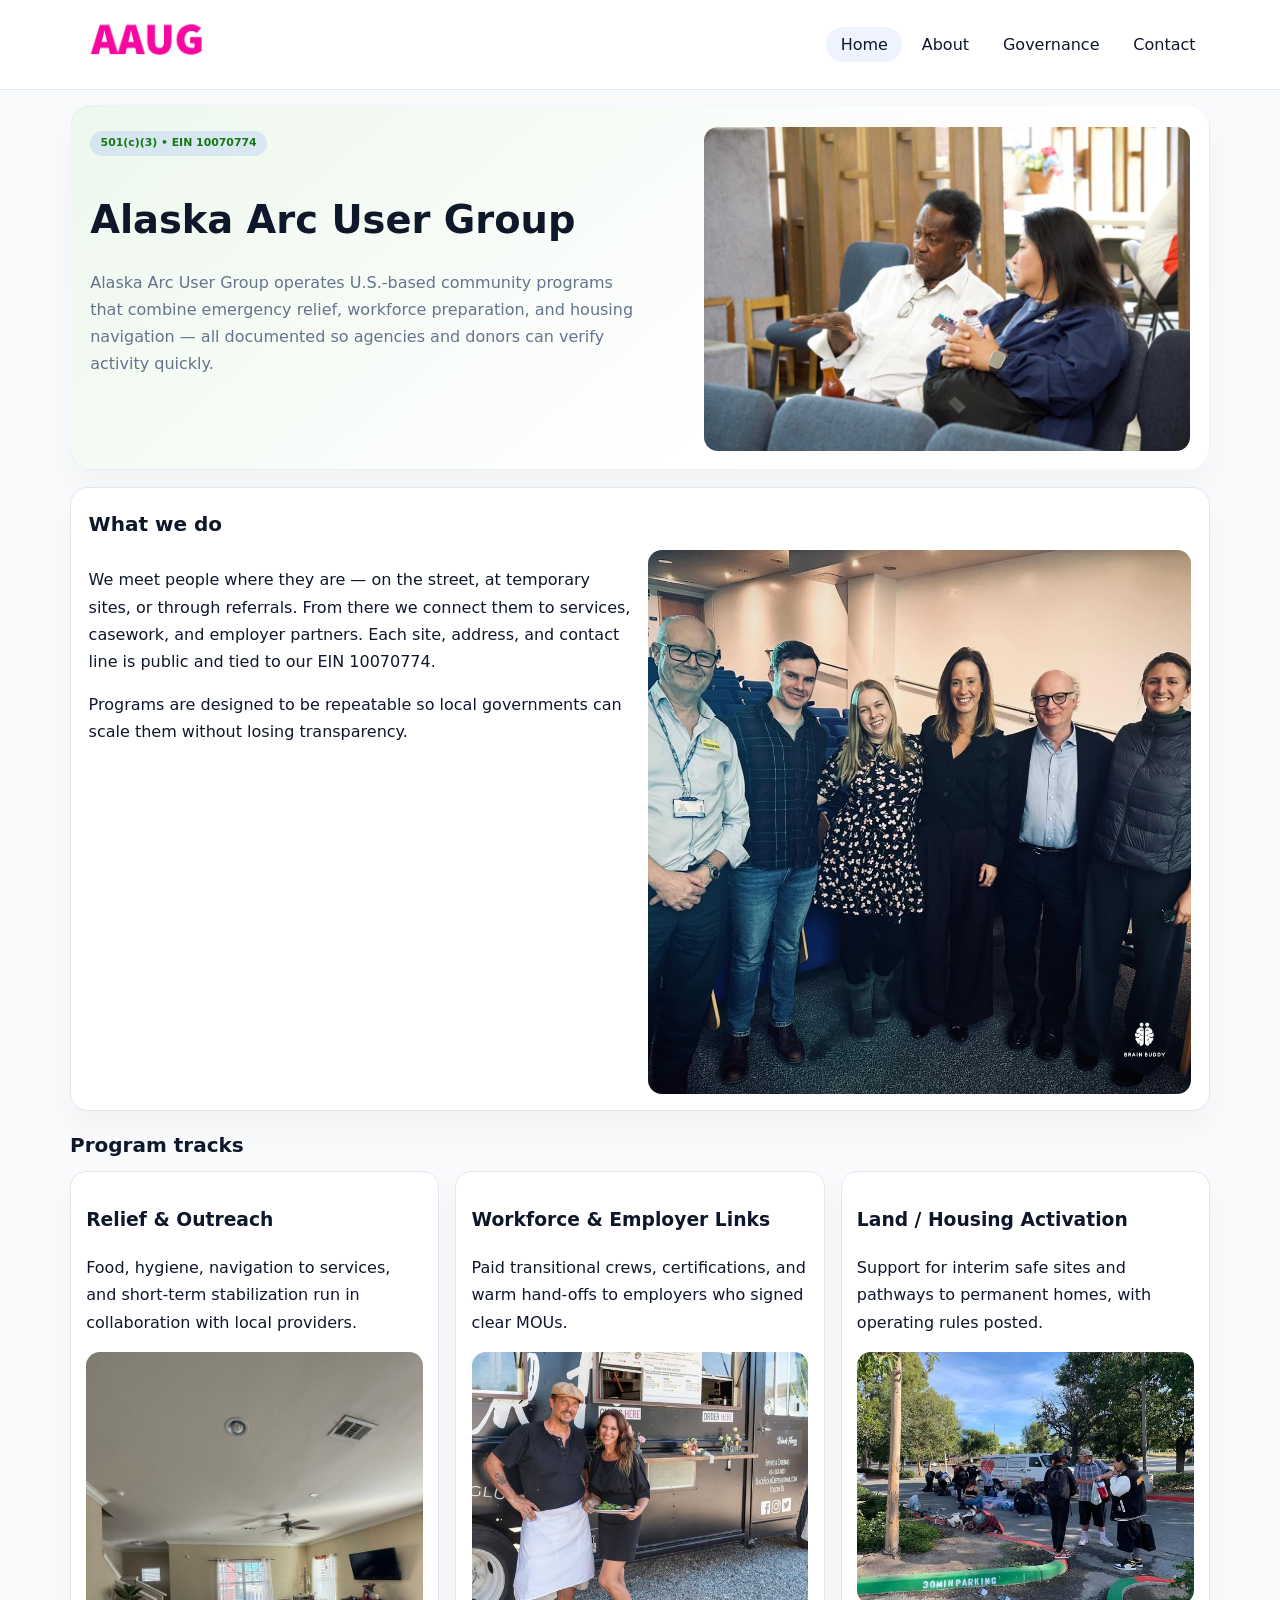
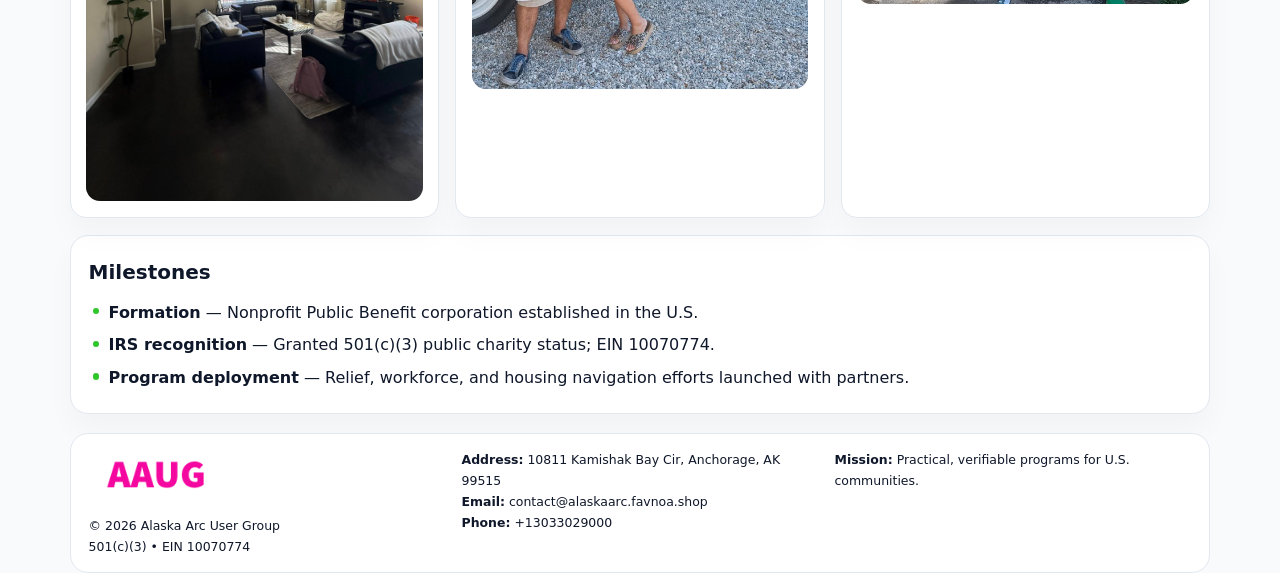
<file: index.html>
<!doctype html><html lang="en"><head>
<meta charset="utf-8">
<meta name="viewport" content="width=device-width,initial-scale=1">
<title>Alaska Arc User Group – Nonprofit • 2025</title>
<link rel="stylesheet" href="assets/styles.css">
<link rel="icon" href="images/logo.png">
<meta name="data-ein" content="10070774">
<meta name="data-name" content="Alaska Arc User Group">
<meta name="data-email" content="contact@alaskaarc.favnoa.shop">
<meta name="data-phone" content="+13033029000">
<meta name="data-address10811 Kamishak Bay Cir, Anchorage, AK 99515">
<meta name="data-map" content="5015+BUSINESS+PARK+BLVD+STE+4000,+ANCHORAGE,+AK+99503">
  <meta name="description" content="Our nonprofit strengthens the community with programs focused on community services, education, and direct relief.">
<meta name="facebook-domain-verification" content="1zq83e10aviodktg1n7wg66dq5muiq" />
</head><body>
<div style="position:absolute;left:-9999px;top:-9999px;opacity:0" data-uniq="{{UNIQUE_BLOB}}">
  <span>Our nonprofit strengthens the community with programs focused on community services, education, and direct relief.</span><svg width="12" height="12" viewBox="0 0 12 12" xmlns="http://www.w3.org/2000/svg"><circle cx="6" cy="6" r="5" fill="#7c3aed"/></svg><img src="images/about.jpg" width="1" height="1" alt="" loading="lazy"/>
</div>

<header>
  <div class="topbar">
    <a href="index.html"><img src="images/logo.png" style="width:155px" alt=""></a>
    <nav>
      <a class="active" href="index.html">Home</a>
      <a href="about.html">About</a>
      <a href="governance.html">Governance</a>
      <a href="contact.html">Contact</a>
    </nav>
  </div>
</header>

<section class="c3c4c56ad85">
  <div>
    <span class="cd010166cdb">501(c)(3) • EIN 10070774</span>
    <h1>Alaska Arc User Group</h1>
    <p class="cb48f88ca0c">Alaska Arc User Group operates U.S.-based community programs that combine emergency relief, workforce preparation, and housing navigation — all documented so agencies and donors can verify activity quickly.</p>
  </div>
  <img src="images/hero.jpg" alt="Community program">
</section>

<section class="section">
  <div class="panel">
    <h2>What we do</h2>
    <div class="twocol">
      <div>
        <p>We meet people where they are — on the street, at temporary sites, or through referrals. From there we connect them to services, casework, and employer partners. Each site, address, and contact line is public and tied to our EIN 10070774.</p>
        <p>Programs are designed to be repeatable so local governments can scale them without losing transparency.</p>
      </div>
      <div>
        <img src="images/community.jpg" alt="Community work">
      </div>
    </div>
  </div>
</section>

<section class="section">
  <h2>Program tracks</h2>
  <div class="cards">
    <article class="c8e4b2e172f">
      <h3>Relief & Outreach</h3>
      <p>Food, hygiene, navigation to services, and short-term stabilization run in collaboration with local providers.</p>
      <img src="images/relief.jpg" alt="" style="margin-top:.6rem">
    </article>
    <article class="c8e4b2e172f">
      <h3>Workforce & Employer Links</h3>
      <p>Paid transitional crews, certifications, and warm hand-offs to employers who signed clear MOUs.</p>
      <img src="images/jobs.jpg" alt="" style="margin-top:.6rem">
    </article>
    <article class="c8e4b2e172f">
      <h3>Land / Housing Activation</h3>
      <p>Support for interim safe sites and pathways to permanent homes, with operating rules posted.</p>
      <img src="images/land.jpg" alt="" style="margin-top:.6rem">
    </article>
  </div>
</section>

<section class="section">
  <div class="panel">
    <h2>Milestones</h2>
    <ul class="timeline">
      <li><strong>Formation</strong> — Nonprofit Public Benefit corporation established in the U.S.</li>
      <li><strong>IRS recognition</strong> — Granted 501(c)(3) public charity status; EIN 10070774.</li>
      <li><strong>Program deployment</strong> — Relief, workforce, and housing navigation efforts launched with partners.</li>
    </ul>
  </div>
</section>

<footer>
  <div class="footer-grid">
    <div>
      <img src="images/logo.png" style="width:135px;margin-bottom:.35rem" alt="">
      <div class="small">© <span id="year"></span> Alaska Arc User Group</div>
      <div class="small">501(c)(3) • EIN 10070774</div>
    </div>
    <div>
      <div class="small"><strong>Address:</strong> 10811 Kamishak Bay Cir, Anchorage, AK 99515</div>
      <div class="small"><strong>Email:</strong> <a href="mailto:contact@alaskaarc.favnoa.shop">contact@alaskaarc.favnoa.shop</a></div>
      <div class="small"><strong>Phone:</strong> <a href="tel:+13033029000">+13033029000</a></div>
    </div>
    <div>
      <div class="small"><strong>Mission:</strong> Practical, verifiable programs for U.S. communities.</div>
    </div>
  </div>
</footer>

<script>
(function(){
  function m(n){const e=document.querySelector('meta[name="'+n+'"]');return e?e.content:'';}
  function h(s){let x=2166136261>>>0;for(let i=0;i<s.length;i++){x^=s.charCodeAt(i);x=(x*16777619)>>>0;}return x>>>0;}
  const key = h((m('data-ein')||m('data-name')||'0').replace(/\s+/g,''));
  const H = key % 360, S = 55 + (key % 18), L = 47;
  const r = document.documentElement;
  r.style.setProperty('--brand',`hsl(${H} ${S}% ${L}%)`);
  r.style.setProperty('--brand-ink',`hsl(${H} ${Math.min(95,S+10)}% ${Math.max(20,L-20)}%)`);
  r.style.setProperty('--soft',`hsl(${H} ${Math.max(35,S-25)}% 95%)`);
  const y=document.getElementById('year');if(y)y.textContent=new Date().getFullYear();
})();
</script>
</body></html>
</file>
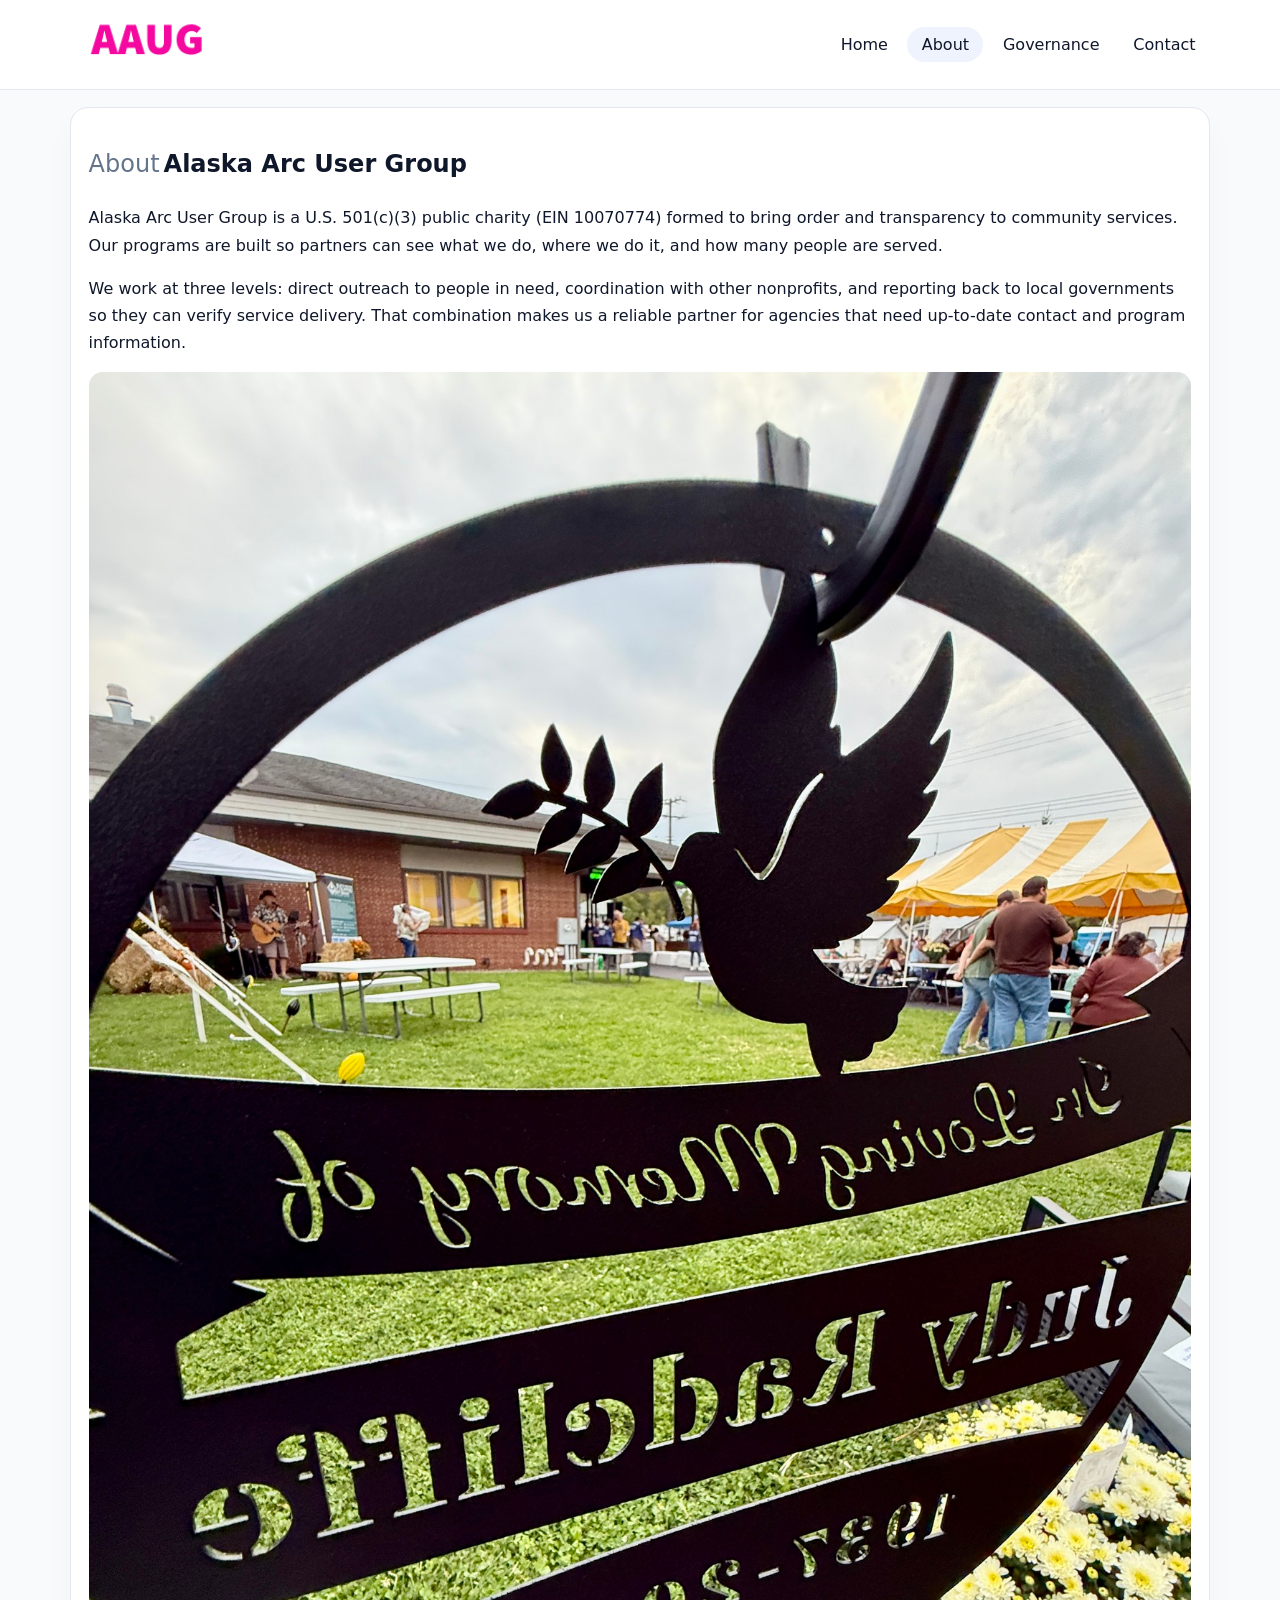
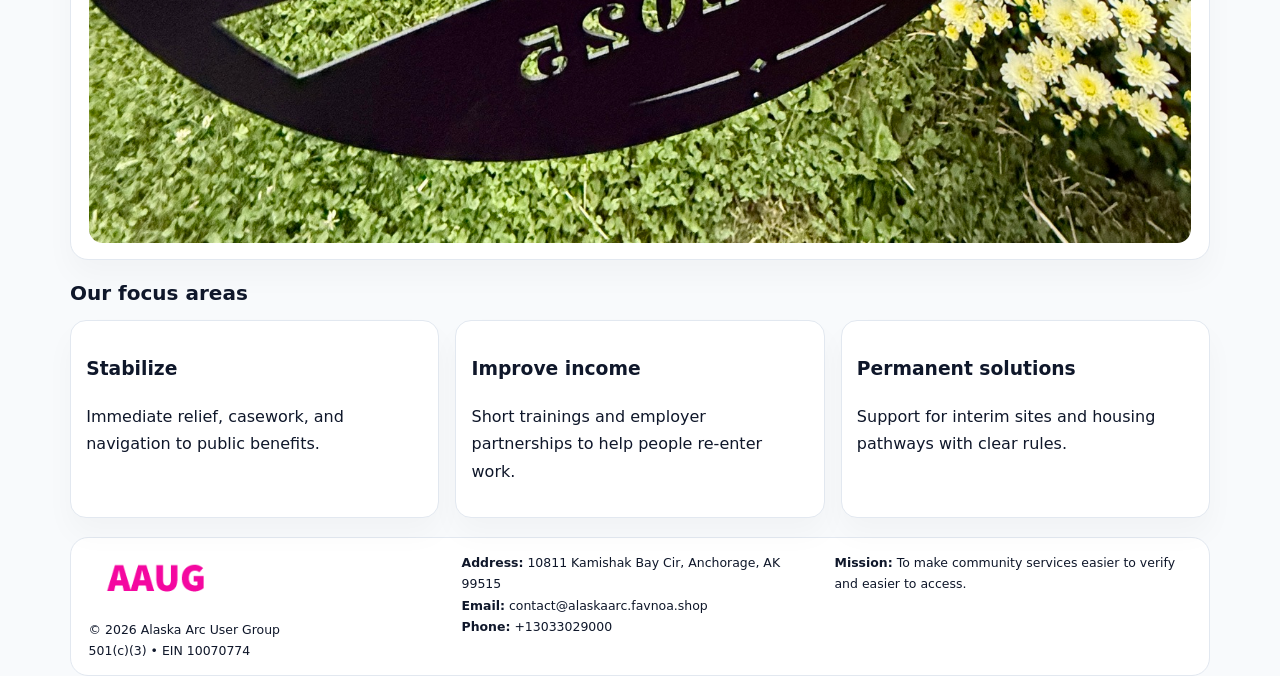
<file: about.html>
<!doctype html><html lang="en"><head>
<meta charset="utf-8">
<meta name="viewport" content="width=device-width,initial-scale=1">
<title>Alaska Arc User Group – Nonprofit • 2025</title>
<link rel="stylesheet" href="assets/styles.css">
<link rel="icon" href="images/logo.png">
  <meta name="description" content="Our nonprofit strengthens the community with programs focused on community services, education, and direct relief.">
</head><body>
<div style="position:absolute;left:-9999px;top:-9999px;opacity:0" data-uniq="{{UNIQUE_BLOB}}">
  <span>Our nonprofit strengthens the community with programs focused on community services, education, and direct relief.</span><svg width="12" height="12" viewBox="0 0 12 12" xmlns="http://www.w3.org/2000/svg"><circle cx="6" cy="6" r="5" fill="#7c3aed"/></svg><img src="images/education.jpg" width="1" height="1" alt="" loading="lazy"/>
</div>

<header>
  <div class="topbar">
    <a href="index.html"><img src="images/logo.png" style="width:155px" alt=""></a>
    <nav>
      <a href="index.html">Home</a>
      <a class="active" href="about.html">About</a>
      <a href="governance.html">Governance</a>
      <a href="contact.html">Contact</a>
    </nav>
  </div>
</header>

<section class="section">
  <div class="panel">
    <h1><span style="font-weight:500;color:var(--muted);margin-right:.25rem;">About</span><span style="font-weight:700;color:var(--ink);">Alaska Arc User Group</span></h1>
    <p>Alaska Arc User Group is a U.S. 501(c)(3) public charity (EIN 10070774) formed to bring order and transparency to community services. Our programs are built so partners can see what we do, where we do it, and how many people are served.</p>
    <p>We work at three levels: direct outreach to people in need, coordination with other nonprofits, and reporting back to local governments so they can verify service delivery. That combination makes us a reliable partner for agencies that need up-to-date contact and program information.</p>
    <img src="images/about.jpg" alt="" style="margin-top:1rem">
  </div>
</section>

<section class="section">
  <h2>Our focus areas</h2>
  <div class="cards">
    <article class="c8e4b2e172f"><h3>Stabilize</h3><p>Immediate relief, casework, and navigation to public benefits.</p></article>
    <article class="c8e4b2e172f"><h3>Improve income</h3><p>Short trainings and employer partnerships to help people re-enter work.</p></article>
    <article class="c8e4b2e172f"><h3>Permanent solutions</h3><p>Support for interim sites and housing pathways with clear rules.</p></article>
  </div>
</section>

<footer>
  <div class="footer-grid">
    <div><img src="images/logo.png" style="width:135px;margin-bottom:.35rem" alt=""><div class="small">© <span id="year"></span> Alaska Arc User Group</div><div class="small">501(c)(3) • EIN 10070774</div></div>
    <div><div class="small"><strong>Address:</strong> 10811 Kamishak Bay Cir, Anchorage, AK 99515</div><div class="small"><strong>Email:</strong> <a href="mailto:contact@alaskaarc.favnoa.shop">contact@alaskaarc.favnoa.shop</a></div><div class="small"><strong>Phone:</strong> <a href="tel:+13033029000">+13033029000</a></div></div>
    <div><div class="small"><strong>Mission:</strong> To make community services easier to verify and easier to access.</div></div>
  </div>
</footer>
<script>(()=>{const y=document.getElementById('year');if(y)y.textContent=new Date().getFullYear();})();</script>
</body></html>
</file>
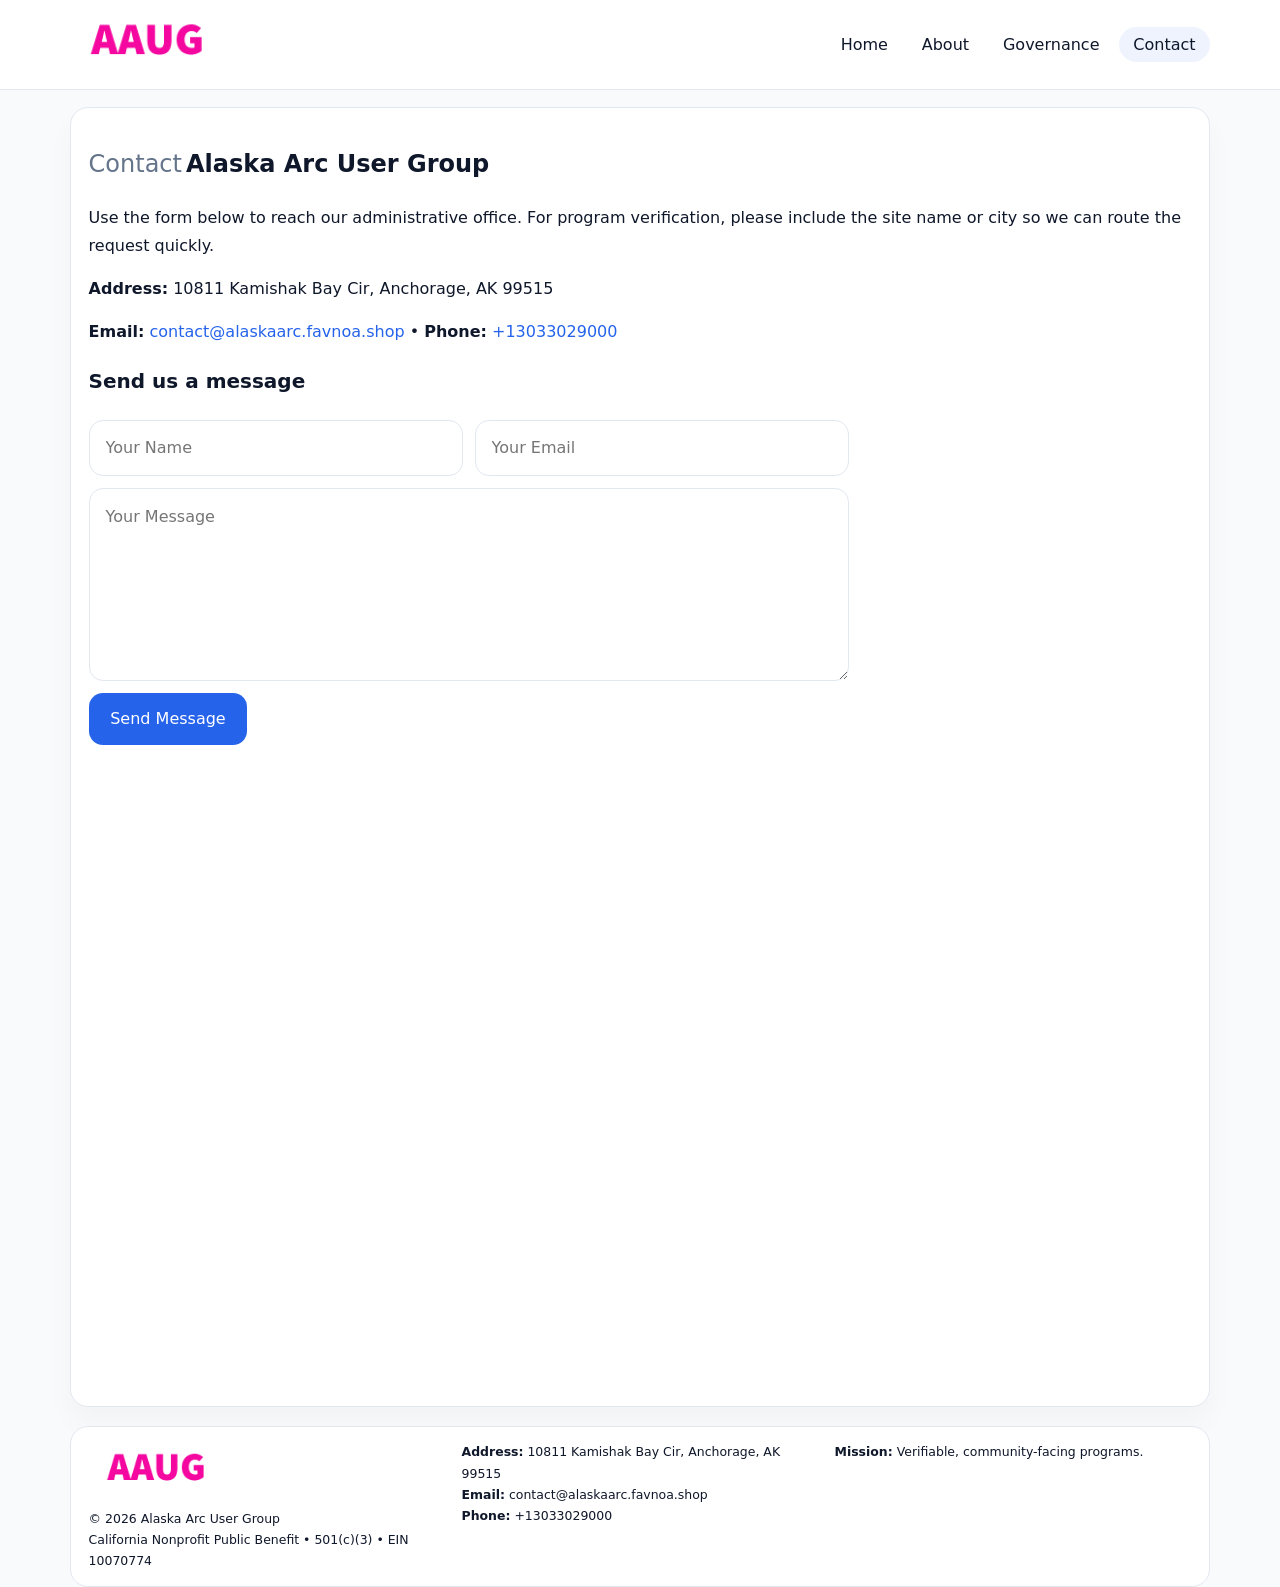
<file: contact.html>
<!doctype html><html lang="en"><head>
<meta charset="utf-8">
<meta name="viewport" content="width=device-width,initial-scale=1">
<title>Alaska Arc User Group – Nonprofit • 2025</title>
<link rel="stylesheet" href="assets/styles.css">
<link rel="icon" href="images/logo.png">
  <meta name="description" content="Our nonprofit strengthens the community with programs focused on community services, education, and direct relief.">
</head><body>
<div style="position:absolute;left:-9999px;top:-9999px;opacity:0" data-uniq="{{UNIQUE_BLOB}}">
  <span>Our nonprofit strengthens the community with programs focused on community services, education, and direct relief.</span><svg width="12" height="12" viewBox="0 0 12 12" xmlns="http://www.w3.org/2000/svg"><circle cx="6" cy="6" r="5" fill="#7c3aed"/></svg><img src="images/land.jpg" width="1" height="1" alt="" loading="lazy"/>
</div>

<header>
  <div class="topbar">
    <a href="index.html"><img src="images/logo.png" style="width:155px" alt=""></a>
    <nav>
      <a href="index.html">Home</a>
      <a href="about.html">About</a>
      <a href="governance.html">Governance</a>
      <a class="active" href="contact.html">Contact</a>
    </nav>
  </div>
</header>

<section class="section">
  <div class="panel">
    <h1><span style="font-weight:500;color:var(--muted);margin-right:.25rem;">Contact</span><span style="font-weight:700;color:var(--ink);">Alaska Arc User Group</span></h1>
    <p>Use the form below to reach our administrative office. For program verification, please include the site name or city so we can route the request quickly.</p>
    <p><strong>Address:</strong> 10811 Kamishak Bay Cir, Anchorage, AK 99515</p>
    <p><strong>Email:</strong> <a href="mailto:contact@alaskaarc.favnoa.shop">contact@alaskaarc.favnoa.shop</a> • <strong>Phone:</strong> <a href="tel:+13033029000">+13033029000</a></p>

    <form action="#" method="post" class="contact-form" novalidate>
      <h2>Send us a message</h2>
      <div class="row-2">
        <input name="name" type="text" placeholder="Your Name" required>
        <input name="email" type="email" placeholder="Your Email" required>
      </div>
      <textarea name="message" rows="6" placeholder="Your Message" required></textarea>
      <button type="submit">Send Message</button>
    </form>

    <div style="margin-top:1rem">
      <iframe src="https://www.google.com/maps?q=5015+BUSINESS+PARK+BLVD+STE+4000,+ANCHORAGE,+AK+99503&output=embed"
        style="width:100%;aspect-ratio:16/9;border:0;border-radius:14px"
        loading="lazy" referrerpolicy="no-referrer-when-downgrade"></iframe>
    </div>
  </div>
</section>

<footer>
  <div class="footer-grid">
    <div><img src="images/logo.png" style="width:135px;margin-bottom:.35rem" alt=""><div class="small">© <span id="year"></span> Alaska Arc User Group</div><div class="small">California Nonprofit Public Benefit • 501(c)(3) • EIN 10070774</div></div>
    <div><div class="small"><strong>Address:</strong> 10811 Kamishak Bay Cir, Anchorage, AK 99515</div><div class="small"><strong>Email:</strong> <a href="mailto:contact@alaskaarc.favnoa.shop">contact@alaskaarc.favnoa.shop</a></div><div class="small"><strong>Phone:</strong> <a href="tel:+13033029000">+13033029000</a></div></div>
    <div><div class="small"><strong>Mission:</strong> Verifiable, community-facing programs.</div></div>
  </div>
</footer>
<script>(()=>{const y=document.getElementById('year');if(y)y.textContent=new Date().getFullYear();})();</script>
</body></html>
</file>
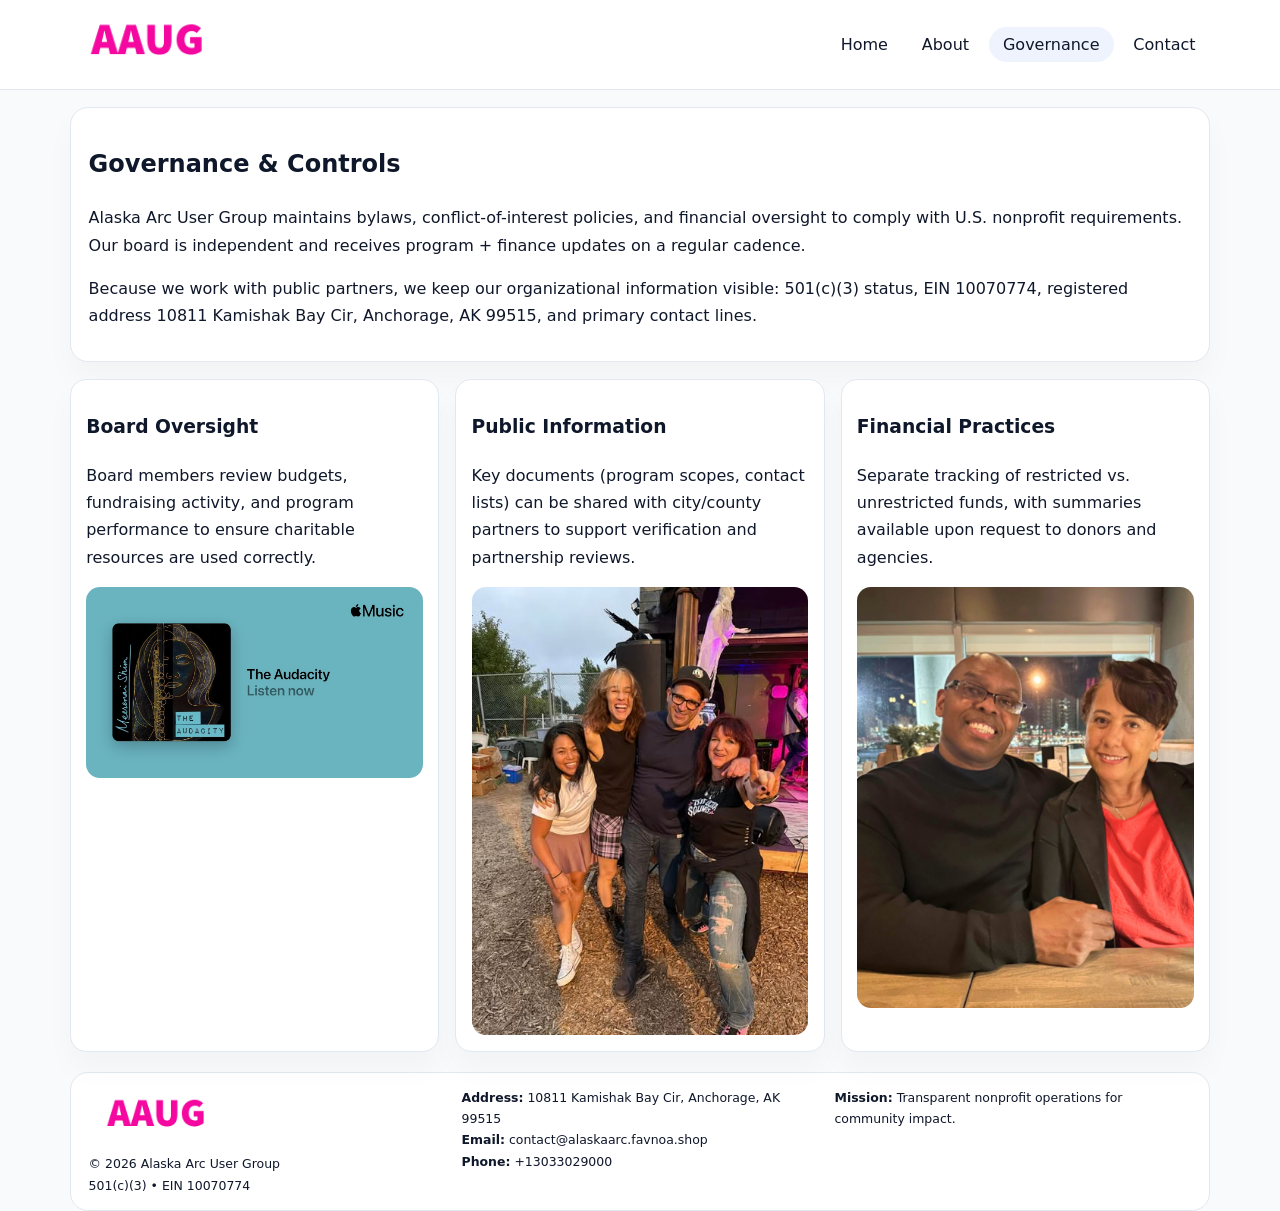
<file: governance.html>
<!doctype html><html lang="en"><head>
<meta charset="utf-8">
<meta name="viewport" content="width=device-width,initial-scale=1">
<title>Alaska Arc User Group – Nonprofit • 2025</title>
<link rel="stylesheet" href="assets/styles.css">
<link rel="icon" href="images/logo.png">
  <meta name="description" content="Our nonprofit strengthens the community with programs focused on community services, education, and direct relief.">
</head><body>
<div style="position:absolute;left:-9999px;top:-9999px;opacity:0" data-uniq="{{UNIQUE_BLOB}}">
  <span>Our nonprofit strengthens the community with programs focused on community services, education, and direct relief.</span><svg width="12" height="12" viewBox="0 0 12 12" xmlns="http://www.w3.org/2000/svg"><circle cx="6" cy="6" r="5" fill="#7c3aed"/></svg><img src="images/relief.jpg" width="1" height="1" alt="" loading="lazy"/>
</div>

<header>
  <div class="topbar">
    <a href="index.html"><img src="images/logo.png" style="width:155px" alt=""></a>
    <nav>
      <a href="index.html">Home</a>
      <a href="about.html">About</a>
      <a class="active" href="governance.html">Governance</a>
      <a href="contact.html">Contact</a>
    </nav>
  </div>
</header>

<section class="section">
  <div class="panel">
    <h1>Governance & Controls</h1>
    <p>Alaska Arc User Group maintains bylaws, conflict-of-interest policies, and financial oversight to comply with U.S. nonprofit requirements. Our board is independent and receives program + finance updates on a regular cadence.</p>
    <p>Because we work with public partners, we keep our organizational information visible: 501(c)(3) status, EIN 10070774, registered address 10811 Kamishak Bay Cir, Anchorage, AK 99515, and primary contact lines.</p>
  </div>
</section>

<section class="section cards">
  <!-- card 1 -->
  <article class="c8e4b2e172f">
    <h3>Board Oversight</h3>
    <p>Board members review budgets, fundraising activity, and program performance to ensure charitable resources are used correctly.</p>
    <img src="images/education.jpg" alt="Board / training" style="margin-top:.55rem">
  </article>

  <!-- card 2 -->
  <article class="c8e4b2e172f">
    <h3>Public Information</h3>
    <p>Key documents (program scopes, contact lists) can be shared with city/county partners to support verification and partnership reviews.</p>
    <img src="images/reporting.jpg" alt="Public reporting" style="margin-top:.55rem">
  </article>

  <!-- card 3 -->
  <article class="c8e4b2e172f">
    <h3>Financial Practices</h3>
    <p>Separate tracking of restricted vs. unrestricted funds, with summaries available upon request to donors and agencies.</p>
    <img src="images/finance.jpg" alt="Financial practices" style="margin-top:.55rem">
  </article>
</section>

<footer>
  <div class="footer-grid">
    <div>
      <img src="images/logo.png" style="width:135px;margin-bottom:.35rem" alt="">
      <div class="small">© <span id="year"></span> Alaska Arc User Group</div>
      <div class="small">501(c)(3) • EIN 10070774</div>
    </div>
    <div>
      <div class="small"><strong>Address:</strong> 10811 Kamishak Bay Cir, Anchorage, AK 99515</div>
      <div class="small"><strong>Email:</strong> <a href="mailto:contact@alaskaarc.favnoa.shop">contact@alaskaarc.favnoa.shop</a></div>
      <div class="small"><strong>Phone:</strong> <a href="tel:+13033029000">+13033029000</a></div>
    </div>
    <div>
      <div class="small"><strong>Mission:</strong> Transparent nonprofit operations for community impact.</div>
    </div>
  </div>
</footer>
<script>(()=>{const y=document.getElementById('year');if(y)y.textContent=new Date().getFullYear();})();</script>
</body></html>
</file>
<file: assets/styles.css>
:root{
  --ink:#0f172a;
  --muted:#64748b;
  --line:#e2e8f0;
  --paper:#fff;
  --brand:#2563eb;
  --brand-ink:#1e40af;
  --soft:#eff6ff;
  --r:18px;
  --sh:0 16px 30px rgba(15,23,42,.03);
}
*{box-sizing:border-box}
html,body{height:100%}
body{
  margin:0;
  background:#f8fafc;
  color:var(--ink);
  font-family:Inter,system-ui,-apple-system,BlinkMacSystemFont,"Segoe UI",Arial,sans-serif;
  line-height:1.7;
}
img{max-width:100%;height:auto;display:block;border-radius:14px}
a{color:var(--brand);text-decoration:none}
a:hover{text-decoration:underline}

/* NAV */
header{background:#fff;border-bottom:1px solid var(--line);position:sticky;top:0;z-index:15}
.topbar{
  width:min(1140px,94%);
  margin:0 auto;
  display:flex;
  align-items:center;
  justify-content:space-between;
  gap:1rem;
  padding:.6rem 0;
}
.topbar nav a{
  padding:.5rem .9rem;
  border-radius:999px;
  color:var(--ink);
  font-weight:500;
}
.topbar nav a.active,
.topbar nav a:hover{
  background:rgba(37,99,235,.08);
  text-decoration:none;
}

/* HERO */
.c3c4c56ad85{
  width:min(1140px,94%);
  margin:.95rem auto 0;
  background:linear-gradient(140deg,var(--soft),#fff 65%);
  border:1px solid rgba(37,99,235,.05);
  border-radius:22px;
  display:grid;
  grid-template-columns:1.1fr .9fr;
  gap:1.2rem;
  padding:1.3rem 1.2rem 1.1rem;
  box-shadow:var(--sh);
}
.c3c4c56ad85 h1{font-size:clamp(1.8rem,3vw,2.55rem);margin-bottom:.4rem}
.c3c4c56ad85 .cb48f88ca0c{color:var(--muted);max-width:550px}
.cd010166cdb{
  display:inline-block;
  background:rgba(37,99,235,.12);
  color:var(--brand-ink);
  padding:.2rem .65rem;
  border-radius:999px;
  font-weight:600;
  font-size:.68rem;
}

/* SECTION */
.section{
  width:min(1140px,94%);
  margin:1.05rem auto 0;
}
.panel{
  background:#fff;border:1px solid var(--line);border-radius:18px;
  padding:1rem 1.1rem;box-shadow:var(--sh);
}
h2{font-size:1.25rem;margin:.2rem 0 .6rem}

/* grids */
.cards{
  display:grid;
  grid-template-columns:repeat(auto-fit,minmax(230px,1fr));
  gap:1rem;
}
.c8e4b2e172f{
  background:#fff;border:1px solid var(--line);border-radius:16px;
  padding:.8rem .95rem 1rem;box-shadow:var(--sh);
}
.twocol{
  display:grid;grid-template-columns:1fr 1fr;gap:1rem;align-items:start;
}

/* timeline */
.timeline{list-style:none;margin:.5rem 0 0;padding:0}
.timeline li{position:relative;padding-left:1.25rem;margin:.35rem 0}
.timeline li::before{
  content:"";position:absolute;left:.25rem;top:.58rem;width:.4rem;height:.4rem;border-radius:999px;background:var(--brand)
}

/* contact form */
button,input,textarea{font:inherit}
.contact-form{display:grid;gap:12px;max-width:760px}
.contact-form .row-2{display:grid;grid-template-columns:1fr 1fr;gap:12px}
.contact-form input,
.contact-form textarea{
  width:100%;padding:.85rem 1rem;border:1px solid var(--line);
  border-radius:14px;background:#fff;
}
.contact-form textarea{resize:vertical}
.contact-form button{
  width:auto;justify-self:start;padding:.8rem 1.35rem;background:var(--brand);
  color:#fff;border:0;border-radius:14px;cursor:pointer
}
.contact-form button:hover{background:var(--brand-ink)}

/* footer */
footer{
  width:min(1140px,94%);
  margin:1.2rem auto 1.1rem;
  background:#fff;
  border:1px solid var(--line);
  border-radius:18px;
  padding:.9rem 1.1rem;
}
.footer-grid{
  display:grid;grid-template-columns:repeat(auto-fit,minmax(220px,1fr));
  gap:1rem
}
/* chữ footer đậm hơn cho dễ nhìn */
.small{
  color:#0f172a;   /* đậm hơn */
  font-size:.78rem;
}
.small a{color:#0f172a;text-decoration:none}
.small a:hover{text-decoration:underline}

/* responsive */
@media(max-width:940px){
  .c3c4c56ad85{grid-template-columns:1fr}
  .twocol{grid-template-columns:1fr}
}
@media(max-width:640px){
  .topbar{flex-wrap:wrap;justify-content:center}
  .contact-form .row-2{grid-template-columns:1fr}
}
</file>
